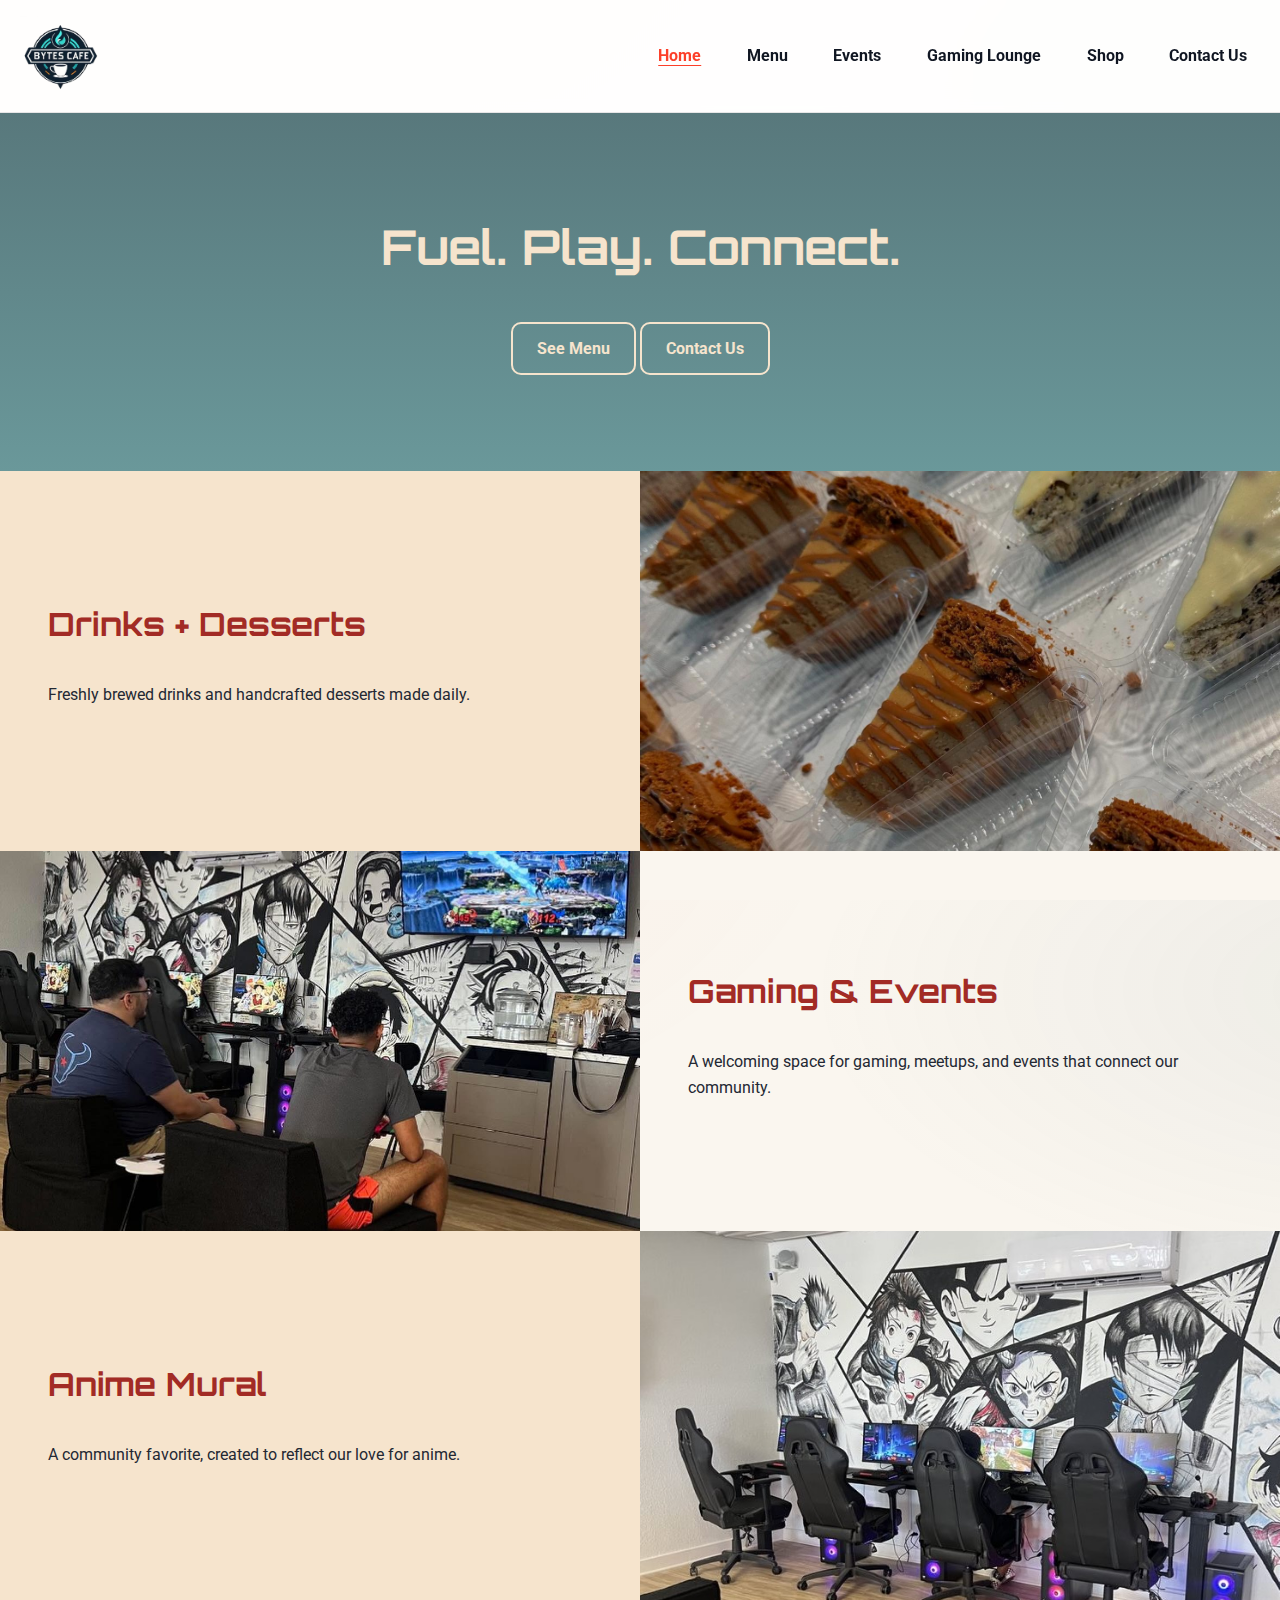
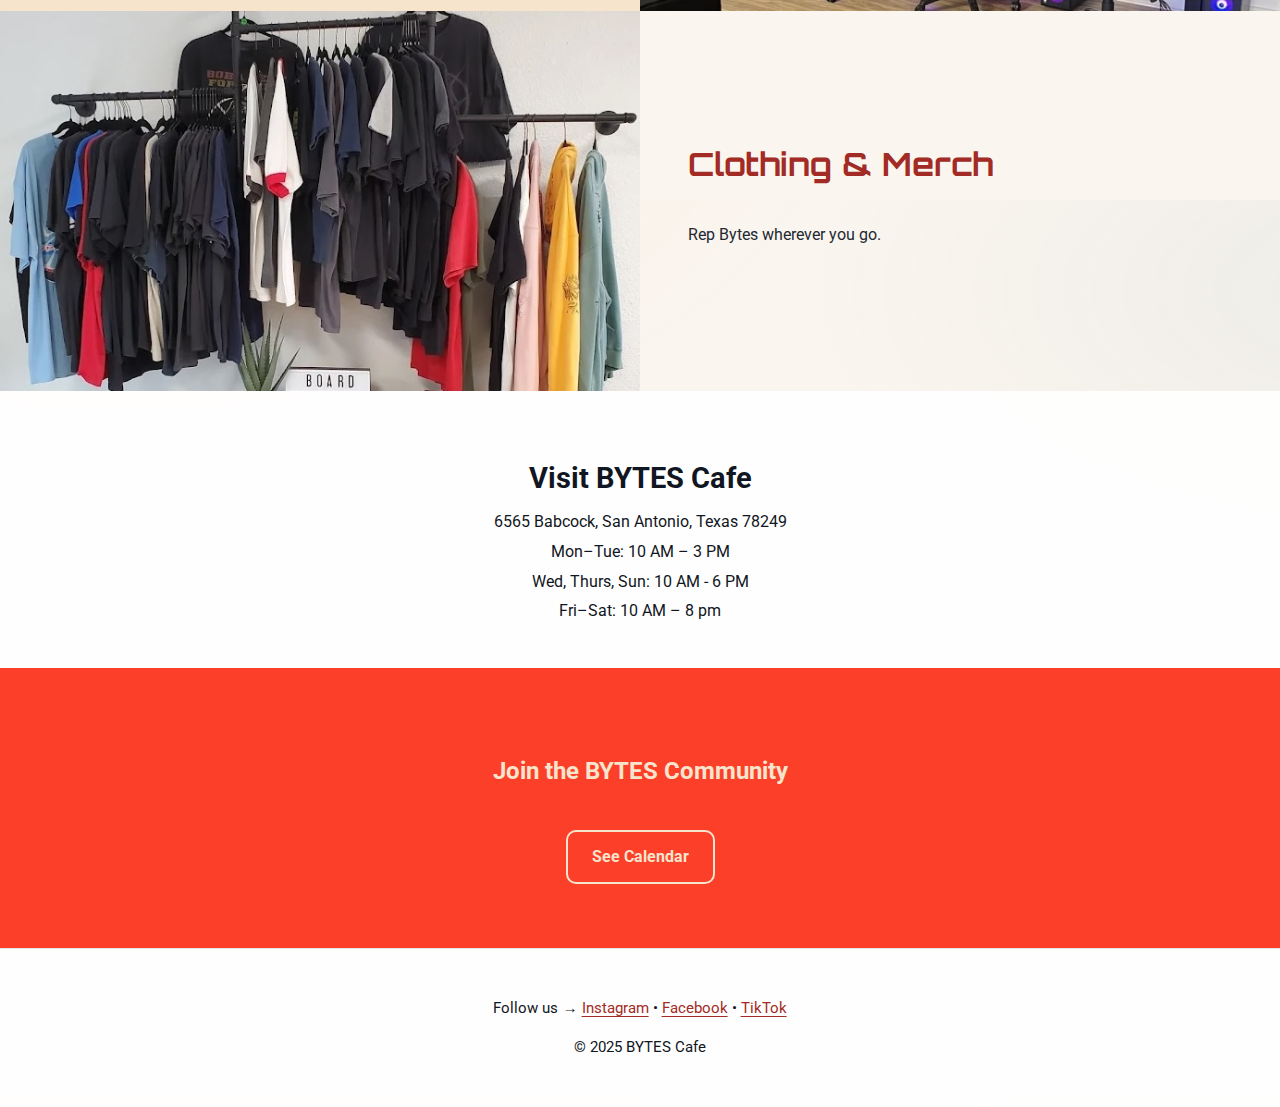
<file: index.html>
<!DOCTYPE html>
<html lang="en">
<head>
  <meta charset="UTF-8">
  <meta name="viewport" content="width=device-width, initial-scale=1.0">
  <title>Bytes Cyber Café</title>
  <link rel="stylesheet" href="style.css">
  <link href="https://fonts.googleapis.com/css2?family=Orbitron:wght@500;700&family=Roboto:wght@400;700&display=swap" rel="stylesheet">
</head>
<body>
  <!-- Navigation -->
  <header>
    <div class="logo">
       <a href="index.html">
         <img src= images/BytesLogo.png>
       </a>
    </div>
      <ul class="nav-links">
        <li><a class="active" href="index.html">Home</a></li>
        <li><a href="menu.html">Menu</a></li>
        <li><a href="events.html">Events</a></li>
        <li><a href="lounge.html">Gaming Lounge</a></li>
        <li><a href="shop.html">Shop</a></li>
        <li><a href="contact.html">Contact Us</a></li>
      </ul>
  </header>

  <!-- Hero -->
  <section class="hero">
    <h1>Fuel. Play. Connect.</h1>
    <a href="menu.html" class="btn">See Menu</a>
    <a href="contact.html" class="btn">Contact Us</a>
  </section>

  <!-- Feature Sections -->
  <section class="zine-block alt">
    <!-- If you have a local image, swap the background-image inline -->
    <div class="text">
      <h2>Drinks + Desserts</h2>
      <p>Freshly brewed drinks and handcrafted desserts made daily.</p>
    </div>
    <div class="image" style="background-image:url('images/bytesfood.jpg'), url('https://source.unsplash.com/1200x900/?coffee');"></div>
  </section>

  <section class="zine-block">
    <div class="image" style="background-image:url('images/bytesEvents.jpg'), url('https://source.unsplash.com/1200x900/?coffee');"></div>
    <div class="text">
      <h2>Gaming & Events</h2>
      <p>A welcoming space for gaming, meetups, and events that connect our community.</p>
    </div>
  </section>

  <section class="zine-block alt">
    <div class="text">
      <h2>Anime Mural</h2>
      <p>A community favorite, created to reflect our love for anime.</p>
    </div>
    <div class="image" style="background-image:url('images/bytesMural.jpg'), url('https://source.unsplash.com/1200x900/?coffee');"></div>
  </section>

  <section class="zine-block">
    <div class="image" style="background-image:url('images/bytesclothing.jpg'), url('https://source.unsplash.com/1200x900/?streetwear');"></div>
    <div class="text">
      <h2>Clothing & Merch</h2>
      <p>Rep Bytes wherever you go.</p>
    </div>
  </section>

  <!-- Visit / Location -->
  <section class="visit">
    <h2>Visit BYTES Cafe</h2>
    <p>6565 Babcock, San Antonio, Texas 78249</p>
    <p>Mon–Tue: 10 AM – 3 PM </p>
    <p>Wed, Thurs, Sun: 10 AM - 6 PM </p>
    <p>Fri–Sat: 10 AM – 8 pm</p>
  </section>

  <!-- Call to Action -->
  <section class="cta">
    <h2>Join the BYTES Community</h2>
    <a href="events.html" class="btn">See Calendar</a>
  </section>

  <!-- Footer -->
  <footer>
    <p>Follow us → 
      <a href="https://www.instagram.com/bytescafesa/">Instagram</a> • 
      <a href="https://www.facebook.com/p/Bytes-Cafe-61560497366938/">Facebook</a> • 
      <a href="https://www.tiktok.com/@bytescafe">TikTok</a>
    </p>
    <p>&copy; 2025 BYTES Cafe</p>
  </footer>
</body>
</html>
</file>
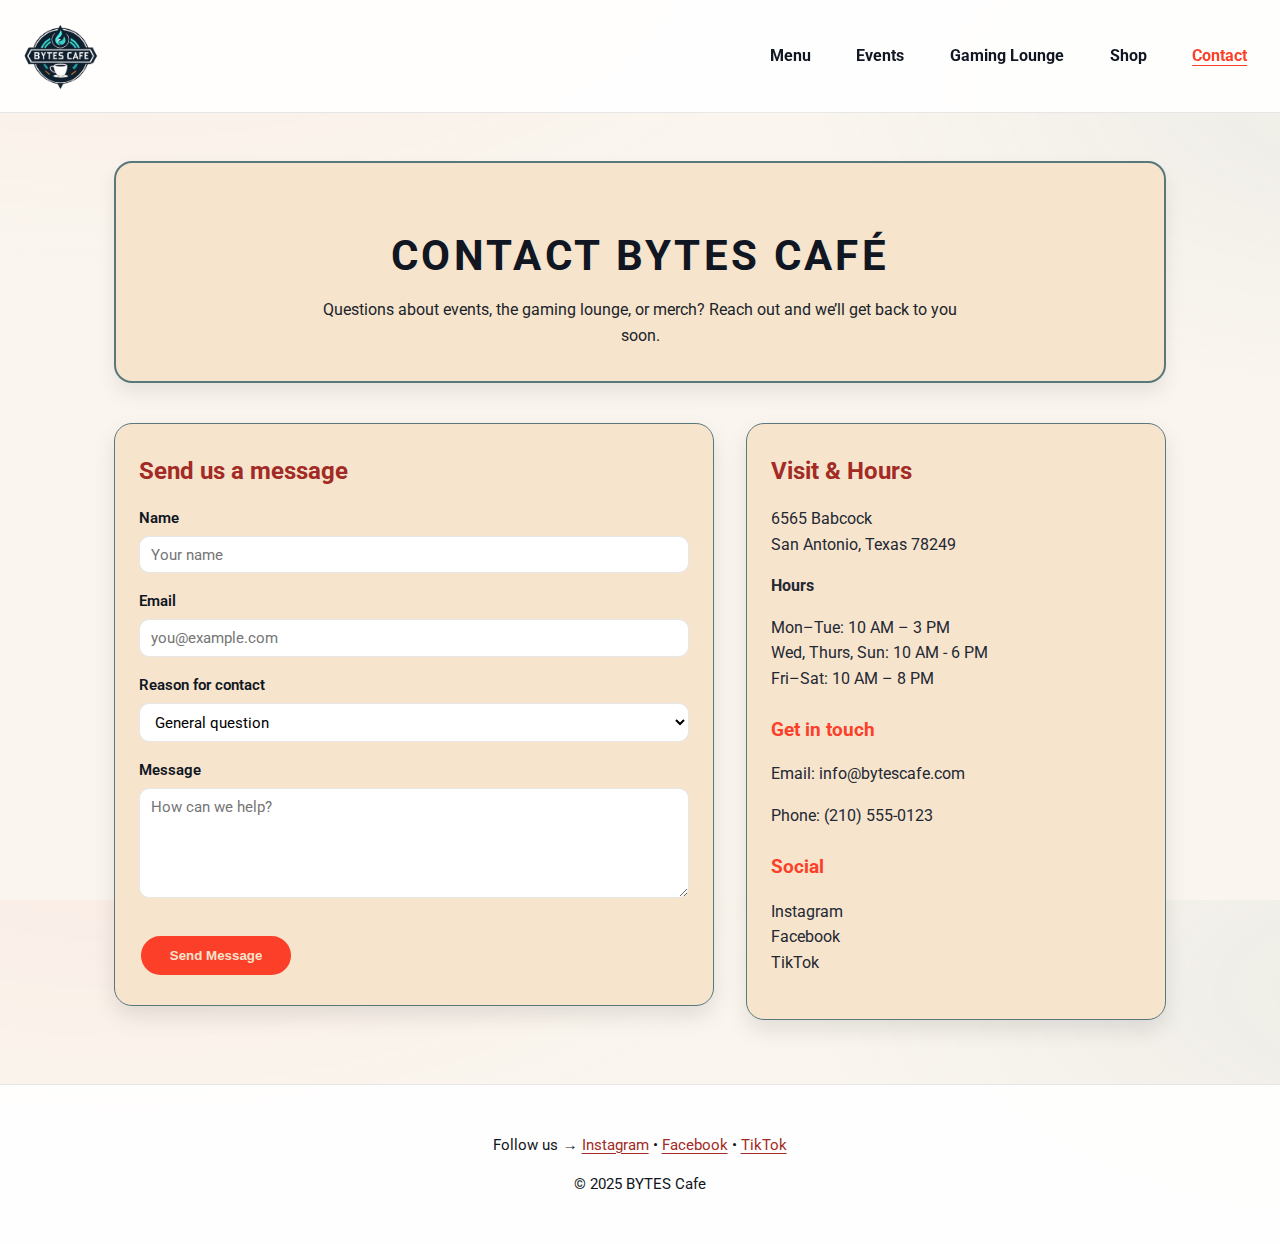
<file: contact.html>
<!DOCTYPE html>
<html lang="en">
<head>
  <meta charset="UTF-8">
  <meta name="viewport" content="width=device-width, initial-scale=1.0">
  <title>Contact Us • BYTES Cyber Café</title>
  <link rel="stylesheet" href="style.css">
  <link href="https://fonts.googleapis.com/css2?family=Orbitron:wght@500;700&family=Roboto:wght@400;700&display=swap" rel="stylesheet">
</head>
<body>
  <!-- Navigation -->
  <header>
    <div class="logo">
       <a href="index.html">
         <img src= images/BytesLogo.png>
       </a>
    </div>
    <ul class="nav-links">
      <li><a href="menu.html">Menu</a></li>
      <li><a href="events.html">Events</a></li>
      <li><a href="lounge.html">Gaming Lounge</a></li>
      <li><a href="shop.html">Shop</a></li>
      <li><a href="contact.html" class="active">Contact</a></li>
    </ul>
  </header>

  <main class="page contact-page">
    <!-- Contact Hero -->
    <section class="contact-hero">
      <h1>Contact BYTES Café</h1>
      <p>Questions about events, the gaming lounge, or merch? Reach out and we’ll get back to you soon.</p>
    </section>

    <!-- Contact Layout -->
    <section class="contact-grid">
      <!-- Contact Form -->
      <div class="contact-form">
        <h2>Send us a message</h2>
        <form action="#" method="post">
          <div class="form-row">
            <label for="name">Name</label>
            <input type="text" id="name" name="name" placeholder="Your name" required>
          </div>

          <div class="form-row">
            <label for="email">Email</label>
            <input type="email" id="email" name="email" placeholder="you@example.com" required>
          </div>

          <div class="form-row">
            <label for="reason">Reason for contact</label>
            <select id="reason" name="reason">
              <option value="general">General question</option>
              <option value="events">Events / tournaments</option>
              <option value="lounge">Gaming lounge</option>
              <option value="merch">Merch / shop</option>
              <option value="other">Other</option>
            </select>
          </div>

          <div class="form-row">
            <label for="message">Message</label>
            <textarea id="message" name="message" rows="5" placeholder="How can we help?" required></textarea>
          </div>

          <button type="submit" class="btn">Send Message</button>
          <!-- For real email handling later, you could hook this up to Formspree or similar. -->
        </form>
      </div>

      <!-- Contact Info -->
      <aside class="contact-info">
        <h2>Visit & Hours</h2>
        <p class="contact-address">
          6565 Babcock<br>
          San Antonio, Texas 78249
        </p>

        <p><strong>Hours</strong></p>
        <p class="contact-hours">
          Mon–Tue: 10 AM – 3 PM<br>
          Wed, Thurs, Sun: 10 AM - 6 PM<br>
          Fri–Sat: 10 AM – 8 PM
        </p>

        <h3>Get in touch</h3>
        <p>Email: <a href="mailto:info@bytescafe.com">info@bytescafe.com</a></p>
        <p>Phone: (210) 555-0123</p>

        <h3>Social</h3>
        <p>
          <a href="https://www.instagram.com/bytescafesa/" target="_blank">Instagram</a><br>
          <a href="https://www.facebook.com/p/Bytes-Cafe-61560497366938/" target="_blank">Facebook</a><br>
          <a href="https://www.tiktok.com/@bytescafe" target="_blank">TikTok</a>
        </p>
      </aside>
    </section>
  </main>

  <!-- Footer -->
  <footer>
    <p>Follow us → 
      <a href="https://www.instagram.com/bytescafesa/">Instagram</a> • 
      <a href="https://www.facebook.com/p/Bytes-Cafe-61560497366938/">Facebook</a> • 
      <a href="https://www.tiktok.com/@bytescafe">TikTok</a>
    </p>
    <p>&copy; 2025 BYTES Cafe</p>
  </footer>
</body>
</html>
</file>
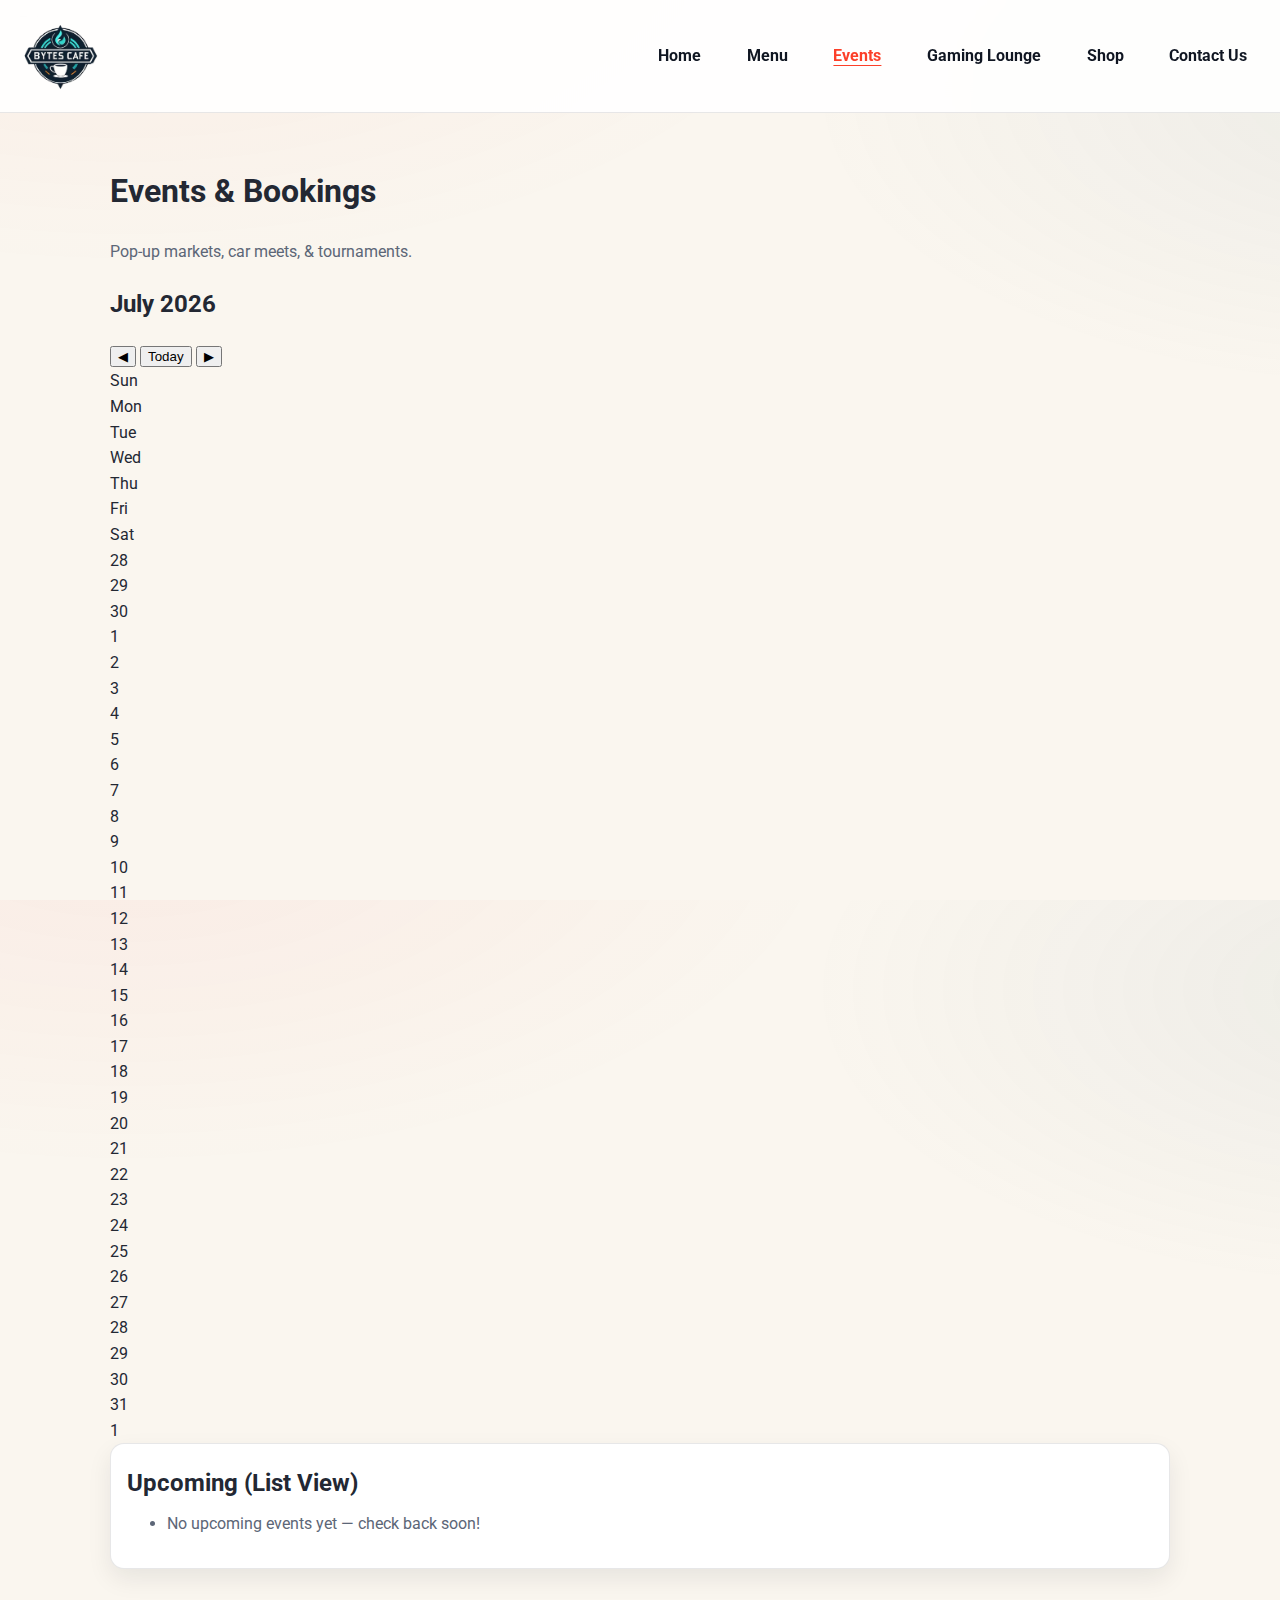
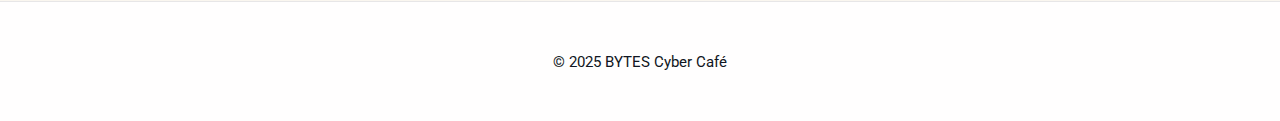
<file: events.html>
<!DOCTYPE html>
<html lang="en">
<head>
  <meta charset="UTF-8">
  <meta name="viewport" content="width=device-width, initial-scale=1.0">
  <title>Events | Bytes Cyber Café</title>
  <link rel="stylesheet" href="style.css">
  <link href="https://fonts.googleapis.com/css2?family=Orbitron:wght@500;700&family=Roboto:wght@400;700&display=swap" rel="stylesheet">
</head>
<body>
  <header>
     <div class="logo">
       <a href="index.html">
         <img src= images/BytesLogo.png>
       </a>
    </div>
    <button class="nav-toggle" aria-expanded="false" aria-controls="nav-menu">Menu ☰</button>
    <nav>
      <ul id="nav-menu" class="nav-links">
        <li><a href="index.html">Home</a></li>
        <li><a href="menu.html">Menu</a></li>
        <li><a class="active" href="events.html">Events</a></li>
        <li><a href="lounge.html">Gaming Lounge</a></li>
        <li><a href="shop.html">Shop</a></li>
        <li><a href="contact.html">Contact Us</a></li>
      </ul>
    </nav>
  </header>

  <main class="page">
    <h1>Events & Bookings</h1>
    <p class="small">Pop-up markets, car meets, & tournaments.</p>

    <!-- Dynamic Calendar -->
    <section class="calendar" aria-label="Events calendar">
      <div class="cal-head">
        <h2 id="calTitle" class="cal-title">Month YYYY</h2>
        <div class="cal-controls">
          <button id="prevBtn" class="cal-btn" aria-label="Previous month">◀</button>
          <button id="todayBtn" class="cal-btn" aria-label="Today">Today</button>
          <button id="nextBtn" class="cal-btn" aria-label="Next month">▶</button>
        </div>
      </div>
      <div class="cal-grid" role="grid" aria-labelledby="calTitle">
        <div class="cal-dow" role="columnheader">Sun</div>
        <div class="cal-dow" role="columnheader">Mon</div>
        <div class="cal-dow" role="columnheader">Tue</div>
        <div class="cal-dow" role="columnheader">Wed</div>
        <div class="cal-dow" role="columnheader">Thu</div>
        <div class="cal-dow" role="columnheader">Fri</div>
        <div class="cal-dow" role="columnheader">Sat</div>
        <!-- cells injected by JS -->
      </div>
    </section>

    <section class="card">
      <h2 style="margin:.25rem 0 0 0;">Upcoming (List View)</h2>
      <ul id="upcomingList" class="small" style="margin-top:.5rem;"></ul>
    </section>

  </main>

  <footer>
    <p>&copy; 2025 BYTES Cyber Café</p>
  </footer>

  <script>
    const navToggle = document.querySelector('.nav-toggle');
    const navMenu = document.getElementById('nav-menu');
    const mq = window.matchMedia('(max-width: 820px)');

    function syncMenuState(){
      if(mq.matches){
        navMenu.classList.add('collapsed');
        navToggle.setAttribute('aria-expanded','false');
        navToggle.textContent = 'Menu ☰';
      } else {
        navMenu.classList.remove('collapsed');
        navToggle.setAttribute('aria-expanded','true');
        navToggle.textContent = 'Menu';
      }
    }

    navToggle.addEventListener('click', ()=>{
      const isCollapsed = navMenu.classList.toggle('collapsed');
      navToggle.setAttribute('aria-expanded', (!isCollapsed).toString());
      navToggle.textContent = isCollapsed ? 'Menu ☰' : 'Close ✕';
    });

    syncMenuState();
    mq.addEventListener('change', syncMenuState);
  </script>

  <script>
    /* ---- Editable event data ---- */
    const events = [
      { 
        id:'market',  
        title:'Fall For Trinkets Market',   
        start:'2025-11-09T12:00:00', 
        end:'2025-11-09T16:00:00', 
        desc:'Free samples while they last.' 
      },
      { 
        id:'paintsip',  
        title:'Paint & Sip', 
        start:'2025-11-08T10:00:00', 
        end:'2025-11-08T20:00:00', 
        desc:'Looking for something to do thats new and fun this Saturday? Come to Bytes and bring your friends for cake decorating! Play some video games or board games and let’s hangout. Byob is allowed!!! Also, this all pairs well with some pasta salad and charcuterie ' 
      },
      { 
        id:'powerplay',    
        title:'Power Play',      
        start:'2025-11-30T12:00:00', 
        end:'2025-11-30T17:30:00', 
        desc:'An afternoon of Nostagia and a Mario Kart Tournament! Dont miss out on some fun and easy holiday shopping AND OUR STAMP RALLY! Shop with 4 or more vendors to redeem your stamp card for an awesome Goodie Bag.' 
      },
      { 
        id:'bear',  
        title:'The Bear Necessities Pop Up Market', 
        start:'2025-11-15T12:00:00', 
        end:'2025-11-15T17:00:00', 
        desc:'Come check out our bear-themed market!' 
      },
      { 
        id:'gamerxmas',  
        title:'Gamer X-Mas', 
        start:'2025-12-14T12:00:00', 
        end:'2025-12-14T17:30:00', 
        desc:'Join us for Ultimate Level Up of Joy! Gamer X-Mas will have it all! Shopping. Gaming. Food. Fun. AND SANTA!' 
      },
      { 
        id:'market',  
        title:'Cindy Lou Who Market', 
        start:'2025-12-7T12:00:00', 
        end:'2025-12-7T17:00:00', 
        desc:'Decorate ornaments, gingerbread contest, and prizes at the end! ' 
      },
      { 
        id:'bash',  
        title:'Gengar\'s Holiday Bash', 
        start:'2025-12-20T12:00:00', 
        end:'2025-12-20T18:30:00', 
        desc:'Attend Gengar\'s Holiday Bash and enjoy drink specials, goodie bags, and all the Pokemon inspired vibes!'
      },
      { 
        id:'market',  
        title:'Friendsgiving Blind Box and Trinket Market', 
        start:'2025-11-22T12:00:00', 
        end:'2025-11-22T16:00:00', 
        desc:'Join us for our Friendsgiving Blind Box + Trinket Market! Expect a day packed with Blind Box trinket shopping and swapping, amazing local vendors, yummy treats, a FREE friendship bracelet making station, and hourly giveaways (must be present  to win)!' },
    ];

    const calTitle = document.getElementById('calTitle');
    const grid = document.querySelector('.cal-grid');
    const prevBtn = document.getElementById('prevBtn');
    const nextBtn = document.getElementById('nextBtn');
    const todayBtn = document.getElementById('todayBtn');
    const upcomingList = document.getElementById('upcomingList');

    const today = new Date();
    let viewYear = today.getFullYear();
    let viewMonth = today.getMonth(); // 0..11

    const pad = n => n.toString().padStart(2,'0');
    const keyOf = d => `${d.getFullYear()}-${pad(d.getMonth()+1)}-${pad(d.getDate())}`;
    const fmtMonthYear = (y,m)=> new Date(y,m,1).toLocaleString(undefined,{month:'long', year:'numeric'});

    function daysInMonth(y,m){ return new Date(y, m+1, 0).getDate(); }

    function indexEventsByDay(){
      const map = {};
      for(const ev of events){
        const s = new Date(ev.start);
        const e = ev.end ? new Date(ev.end) : s;
        const cur = new Date(s); cur.setHours(0,0,0,0);
        const end = new Date(e); end.setHours(0,0,0,0);
        while(cur <= end){
          const k = keyOf(cur);
          (map[k] ||= []).push(ev);
          cur.setDate(cur.getDate()+1);
        }
      }
      return map;
    }

    function render(){
      calTitle.textContent = fmtMonthYear(viewYear, viewMonth);
      // preserve the DOW headers (first 7 children)
      while(grid.children.length > 7) grid.removeChild(grid.lastChild);

      const first = new Date(viewYear, viewMonth, 1);
      const startDow = first.getDay();
      const total = daysInMonth(viewYear, viewMonth);
      const byDay = indexEventsByDay();

      // previous month pad cells
      if(startDow > 0){
        const prevTotal = daysInMonth(viewYear, viewMonth-1);
        for(let i=startDow-1; i>=0; i--){
          const n = prevTotal - i;
          const cell = document.createElement('div');
          cell.className = 'cal-cell cal-cell--muted';
          cell.innerHTML = `<div class="cal-date">${n}</div>`;
          grid.appendChild(cell);
        }
      }

      // current month
      for(let d=1; d<=total; d++){
        const cell = document.createElement('div');
        cell.className = 'cal-cell';
        const date = new Date(viewYear, viewMonth, d);
        const k = keyOf(date);
        cell.innerHTML = `<div class="cal-date">${d}</div>`;
        if(byDay[k]){
          for(const ev of byDay[k]){
            const t = new Date(ev.start).toLocaleTimeString([], {hour:'numeric', minute:'2-digit'});
            const tag = document.createElement('div');
            tag.className = 'cal-event';
            tag.textContent = `${t} • ${ev.title}`;
            tag.title = ev.desc || ev.title;
            cell.appendChild(tag);
          }
        }
        grid.appendChild(cell);
      }

      // trailing cells to complete row
      const cellsAfterHeaders = grid.children.length - 7;
      const remainder = cellsAfterHeaders % 7;
      if(remainder){
        for(let i=1;i<=7-remainder;i++){
          const cell = document.createElement('div');
          cell.className = 'cal-cell cal-cell--muted';
          cell.innerHTML = `<div class="cal-date">${i}</div>`;
          grid.appendChild(cell);
        }
      }

      // upcoming list from "today"
      const nowStart = new Date(today.getFullYear(), today.getMonth(), today.getDate());
      const upcoming = events
        .map(e => ({...e, startDate: new Date(e.start)}))
        .filter(e => e.startDate >= nowStart)
        .sort((a,b)=> a.startDate - b.startDate)
        .slice(0, 8);

      upcomingList.innerHTML = upcoming.length
        ? upcoming.map(e => `<li><strong>${e.title}</strong> — ${e.startDate.toLocaleString()} <span class="small">• ${e.desc || ''}</span></li>`).join('')
        : '<li>No upcoming events yet — check back soon!</li>';
    }

    prevBtn.addEventListener('click', ()=>{ viewMonth--; if(viewMonth<0){viewMonth=11; viewYear--; } render(); });
    nextBtn.addEventListener('click', ()=>{ viewMonth++; if(viewMonth>11){viewMonth=0; viewYear++; } render(); });
    todayBtn.addEventListener('click', ()=>{ viewYear=today.getFullYear(); viewMonth=today.getMonth(); render(); });

    render();
  </script>
</body>
</html>
</file>
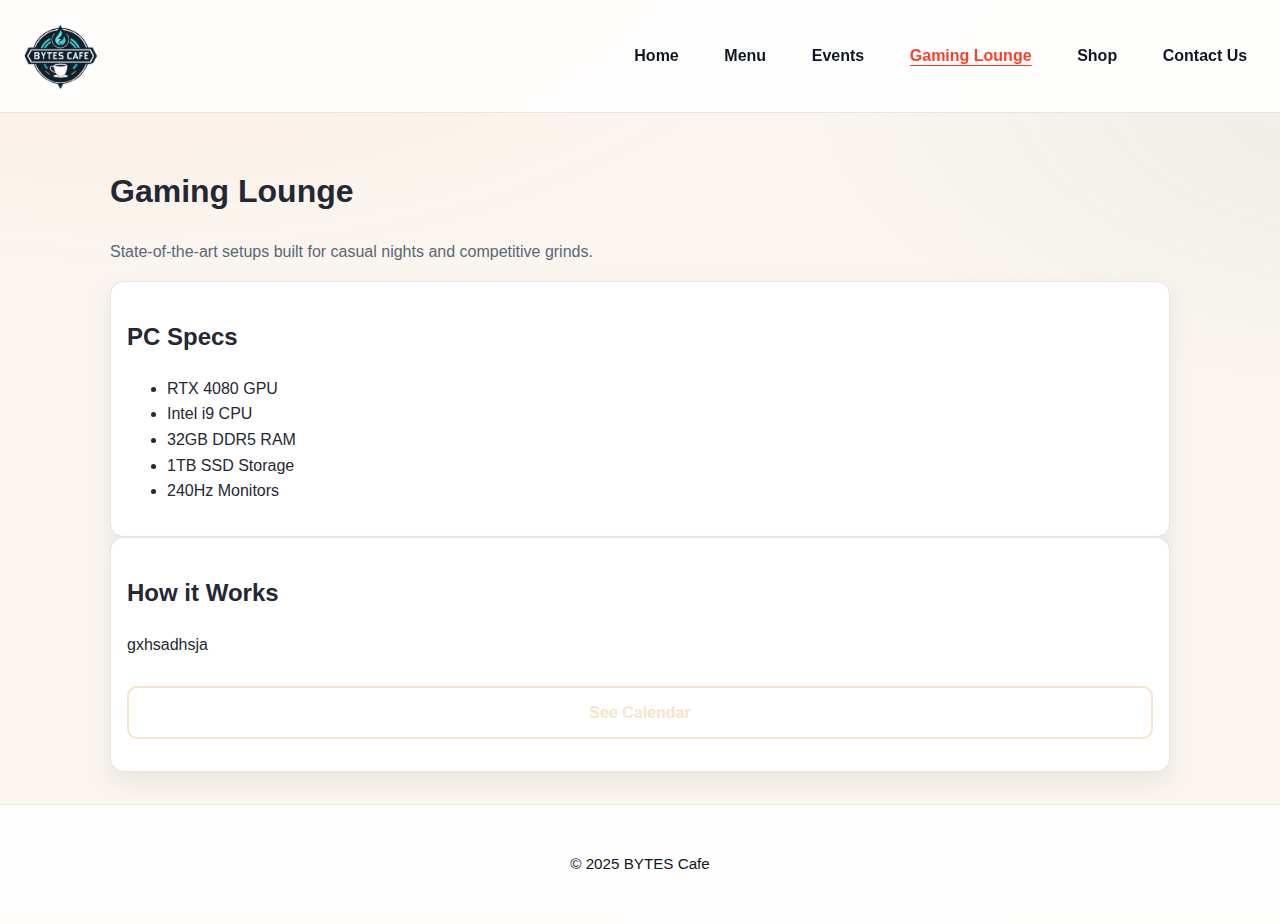
<file: lounge.html>
<!DOCTYPE html>
<html lang="en">
<head>
  <meta charset="UTF-8">
  <meta name="viewport" content="width=device-width, initial-scale=1.0">
  <title>Gaming Lounge | BYTES Cyber Café</title>
  <link rel="stylesheet" href="style.css">
</head>
<body>
  <header>
     <div class="logo">
      <img src= images/BytesLogo.png>
    </div>
    <nav>
      <ul class="nav-links">
        <li><a href="index.html">Home</a></li>
        <li><a href="menu.html">Menu</a></li>
        <li><a href="events.html">Events</a></li>
        <li><a class="active" href="lounge.html">Gaming Lounge</a></li>
        <li><a href="shop.html">Shop</a></li>
        <li><a href="contact.html">Contact Us</a></li>
      </ul>
    </nav>
  </header>

  <main class="page">
    <h1>Gaming Lounge</h1>
    <p class="small">State-of-the-art setups built for casual nights and competitive grinds.</p>

    <section class="card">
      <h2>PC Specs</h2>
      <ul>
        <li>RTX 4080 GPU</li>
        <li>Intel i9 CPU</li>
        <li>32GB DDR5 RAM</li>
        <li>1TB SSD Storage</li>
        <li>240Hz Monitors</li>
      </ul>
    </section>

    <section class="card">
      <h2>How it Works</h2>
      <p>gxhsadhsja</p>
      <p><a class="btn" href="events.html">See Calendar</a></p>
    </section>
  </main>

  <footer>
    <p>&copy; 2025 BYTES Cafe</p>
  </footer>
</body>
</html>
</file>
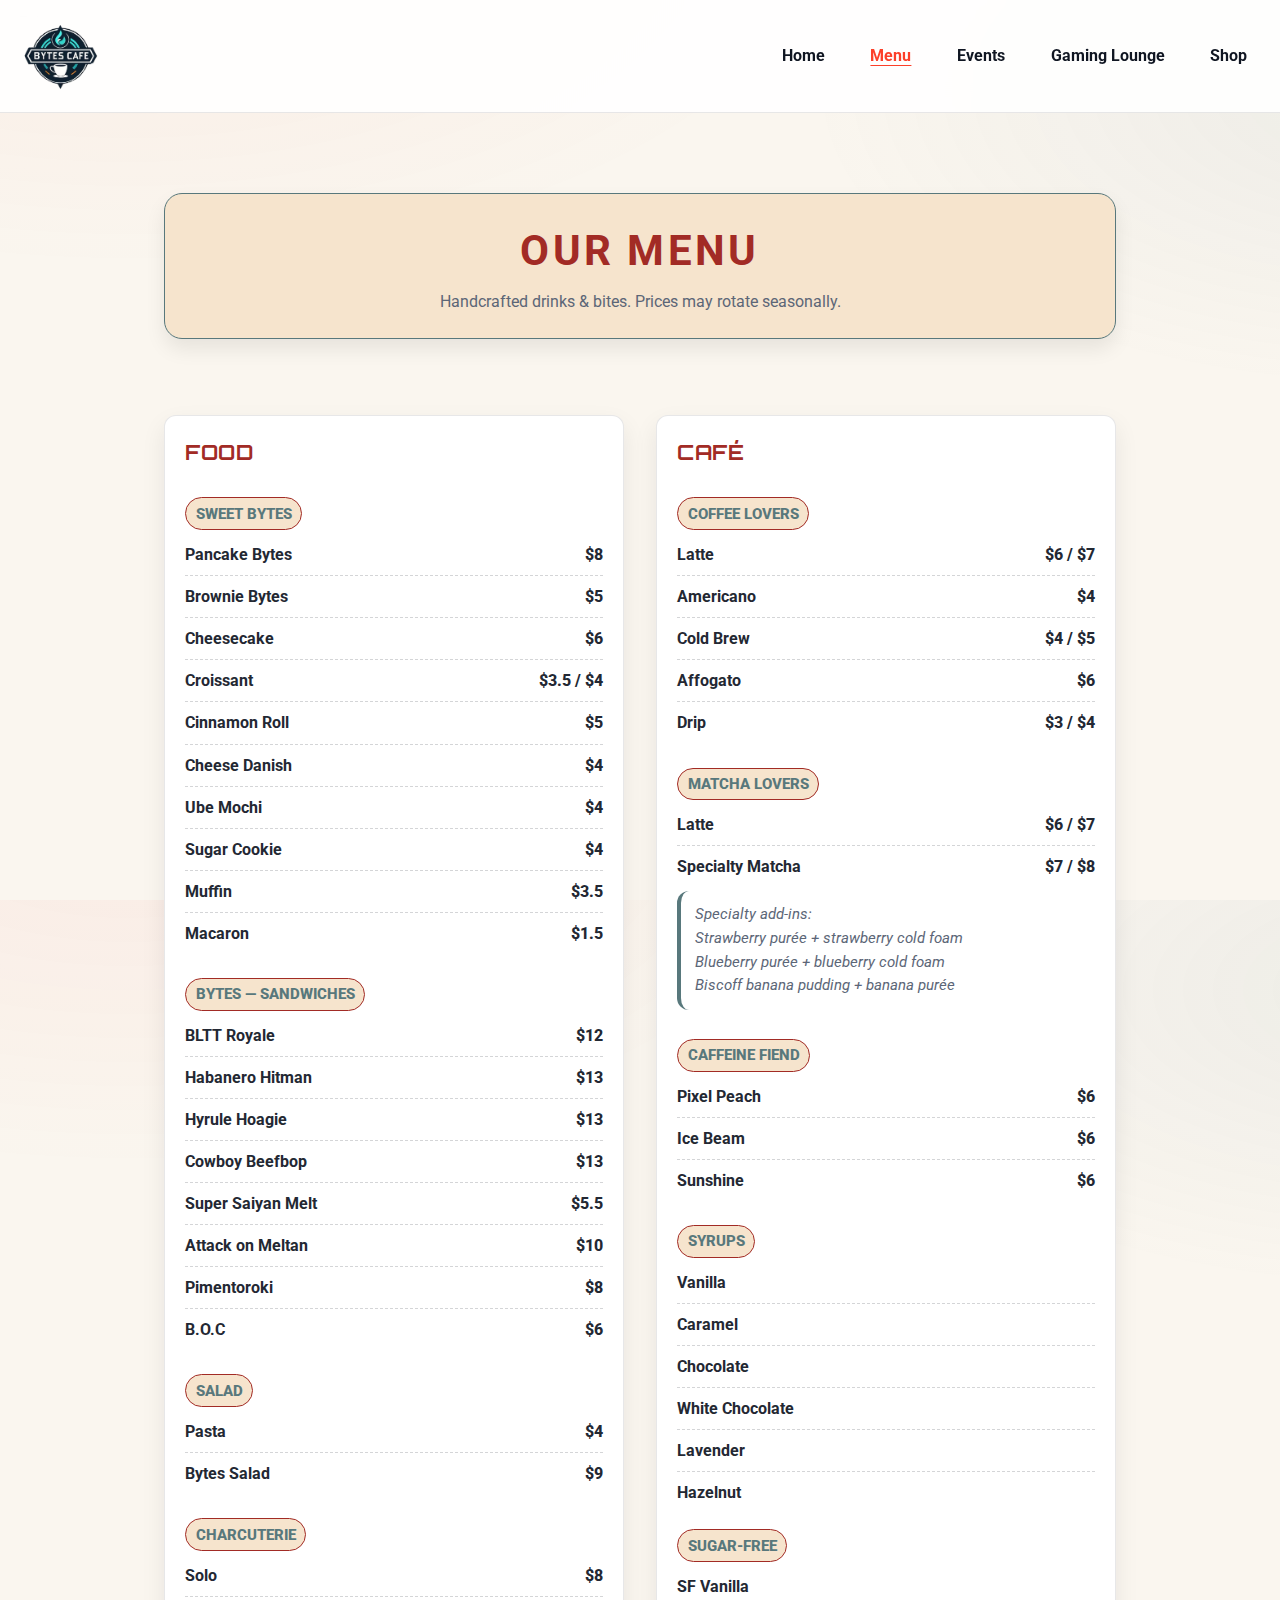
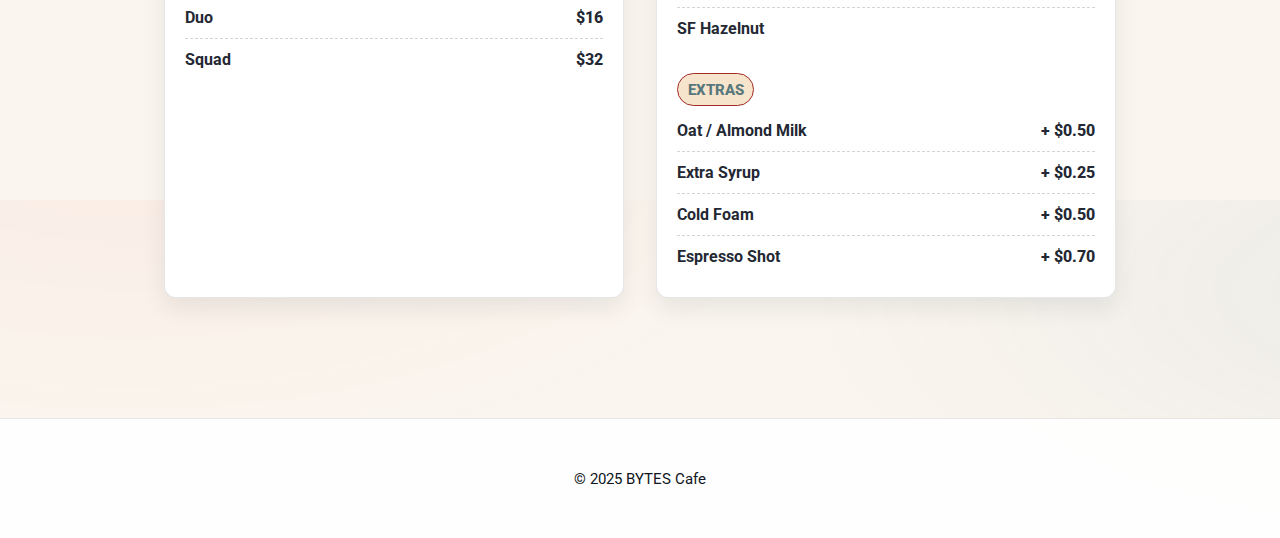
<file: menu.html>
<!DOCTYPE html>
<html lang="en">
<head>
  <meta charset="UTF-8" />
  <meta name="viewport" content="width=device-width, initial-scale=1.0"/>
  <title>Menu | BYTES Cyber Café</title>
  <link rel="stylesheet" href="style.css"/>
  <link href="https://fonts.googleapis.com/css2?family=Orbitron:wght@500;700&family=Roboto:wght@400;700&display=swap" rel="stylesheet">
</head>
<body>
  <header>
     <div class="logo">
      <img src= images/BytesLogo.png>
    </div>
    <nav>
      <ul class="nav-links">
        <li><a href="index.html">Home</a></li>
        <li><a class="active" href="menu.html">Menu</a></li>
        <li><a href="events.html">Events</a></li>
        <li><a href="lounge.html">Gaming Lounge</a></li>
        <li><a href="shop.html">Shop</a></li>
      </ul>
    </nav>
  </header>

  <main class="page">
    <section class="mnu">
      <div class="mnu__hero">
        <h1>Our Menu</h1>
        <p class="lead">Handcrafted drinks & bites. Prices may rotate seasonally.</p>
      </div>

      <!-- ===== Food ===== -->
      <section class="mnu__cat" aria-labelledby="food-title">
        <h2 id="food-title">Food</h2>

        <!-- Sweet Bytes -->
        <div class="mnu__subhead">Sweet Bytes</div>
        <ul class="mnu__list">
          <li class="mnu__row"><span class="mnu__name">Pancake Bytes</span><span class="mnu__dots"></span><span class="mnu__price">$8</span></li>
          <li class="mnu__row"><span class="mnu__name">Brownie Bytes</span><span class="mnu__dots"></span><span class="mnu__price">$5</span></li>
          <li class="mnu__row"><span class="mnu__name">Cheesecake</span><span class="mnu__dots"></span><span class="mnu__price">$6</span></li>
          <li class="mnu__row"><span class="mnu__name">Croissant</span><span class="mnu__dots"></span><span class="mnu__price">$3.5 / $4</span></li>
          <li class="mnu__row"><span class="mnu__name">Cinnamon Roll</span><span class="mnu__dots"></span><span class="mnu__price">$5</span></li>
          <li class="mnu__row"><span class="mnu__name">Cheese Danish</span><span class="mnu__dots"></span><span class="mnu__price">$4</span></li>
          <li class="mnu__row"><span class="mnu__name">Ube Mochi</span><span class="mnu__dots"></span><span class="mnu__price">$4</span></li>
          <li class="mnu__row"><span class="mnu__name">Sugar Cookie</span><span class="mnu__dots"></span><span class="mnu__price">$4</span></li>
          <li class="mnu__row"><span class="mnu__name">Muffin</span><span class="mnu__dots"></span><span class="mnu__price">$3.5</span></li>
          <li class="mnu__row"><span class="mnu__name">Macaron</span><span class="mnu__dots"></span><span class="mnu__price">$1.5</span></li>
        </ul>

        <div class="mnu__space"></div>

        <!-- Bytes – Sandwiches -->
        <div class="mnu__subhead">Bytes — Sandwiches</div>
        <ul class="mnu__list">
          <li class="mnu__row"><span class="mnu__name">BLTT Royale</span><span class="mnu__dots"></span><span class="mnu__price">$12</span></li>
          <li class="mnu__row"><span class="mnu__name">Habanero Hitman</span><span class="mnu__dots"></span><span class="mnu__price">$13</span></li>
          <li class="mnu__row"><span class="mnu__name">Hyrule Hoagie</span><span class="mnu__dots"></span><span class="mnu__price">$13</span></li>
          <li class="mnu__row"><span class="mnu__name">Cowboy Beefbop</span><span class="mnu__dots"></span><span class="mnu__price">$13</span></li>
          <li class="mnu__row"><span class="mnu__name">Super Saiyan Melt</span><span class="mnu__dots"></span><span class="mnu__price">$5.5</span></li>
          <li class="mnu__row"><span class="mnu__name">Attack on Meltan</span><span class="mnu__dots"></span><span class="mnu__price">$10</span></li>
          <li class="mnu__row"><span class="mnu__name">Pimentoroki</span><span class="mnu__dots"></span><span class="mnu__price">$8</span></li>
          <li class="mnu__row"><span class="mnu__name">B.O.C</span><span class="mnu__dots"></span><span class="mnu__price">$6</span></li>
        </ul>

        <div class="mnu__space"></div>

        <!-- Salad -->
        <div class="mnu__subhead">Salad</div>
        <ul class="mnu__list">
          <li class="mnu__row"><span class="mnu__name">Pasta</span><span class="mnu__dots"></span><span class="mnu__price">$4</span></li>
          <li class="mnu__row"><span class="mnu__name">Bytes Salad</span><span class="mnu__dots"></span><span class="mnu__price">$9</span></li>
        </ul>

        <div class="mnu__space"></div>

        <!-- Charcuterie -->
        <div class="mnu__subhead">Charcuterie</div>
        <ul class="mnu__list">
          <li class="mnu__row"><span class="mnu__name">Solo</span><span class="mnu__dots"></span><span class="mnu__price">$8</span></li>
          <li class="mnu__row"><span class="mnu__name">Duo</span><span class="mnu__dots"></span><span class="mnu__price">$16</span></li>
          <li class="mnu__row"><span class="mnu__name">Squad</span><span class="mnu__dots"></span><span class="mnu__price">$32</span></li>
        </ul>
      </section>

      <!-- ===== Café ===== -->
      <section class="mnu__cat" aria-labelledby="cafe-title">
        <h2 id="cafe-title">Café</h2>

        <!-- Coffee Lovers -->
        <div class="mnu__subhead">Coffee Lovers</div>
        <ul class="mnu__list">
          <li class="mnu__row"><span class="mnu__name">Latte</span><span class="mnu__dots"></span><span class="mnu__price">$6 / $7</span></li>
          <li class="mnu__row"><span class="mnu__name">Americano</span><span class="mnu__dots"></span><span class="mnu__price">$4</span></li>
          <li class="mnu__row"><span class="mnu__name">Cold Brew</span><span class="mnu__dots"></span><span class="mnu__price">$4 / $5</span></li>
          <li class="mnu__row"><span class="mnu__name">Affogato</span><span class="mnu__dots"></span><span class="mnu__price">$6</span></li>
          <li class="mnu__row"><span class="mnu__name">Drip</span><span class="mnu__dots"></span><span class="mnu__price">$3 / $4</span></li>
        </ul>

        <div class="mnu__space"></div>

        <!-- Matcha Lovers -->
        <div class="mnu__subhead">Matcha Lovers</div>
        <ul class="mnu__list">
          <li class="mnu__row"><span class="mnu__name">Latte</span><span class="mnu__dots"></span><span class="mnu__price">$6 / $7</span></li>
          <li class="mnu__row"><span class="mnu__name">Specialty Matcha</span><span class="mnu__dots"></span><span class="mnu__price">$7 / $8</span></li>
        </ul>
        <div class="mnu__notes">
          Specialty add-ins: <br/>
          Strawberry purée + strawberry cold foam <br/>
          Blueberry purée + blueberry cold foam <br/>
          Biscoff banana pudding + banana purée
        </div>

        <div class="mnu__space"></div>

        <!-- Caffeine Fiend -->
        <div class="mnu__subhead">Caffeine Fiend</div>
        <ul class="mnu__list">
          <li class="mnu__row"><span class="mnu__name">Pixel Peach</span><span class="mnu__dots"></span><span class="mnu__price">$6</span></li>
          <li class="mnu__row"><span class="mnu__name">Ice Beam</span><span class="mnu__dots"></span><span class="mnu__price">$6</span></li>
          <li class="mnu__row"><span class="mnu__name">Sunshine</span><span class="mnu__dots"></span><span class="mnu__price">$6</span></li>
        </ul>

        <div class="mnu__space"></div>

        <!-- Syrups -->
        <div class="mnu__subhead">Syrups</div>
        <ul class="mnu__list">
          <li class="mnu__row"><span class="mnu__name">Vanilla</span></li>
          <li class="mnu__row"><span class="mnu__name">Caramel</span></li>
          <li class="mnu__row"><span class="mnu__name">Chocolate</span></li>
          <li class="mnu__row"><span class="mnu__name">White Chocolate</span></li>
          <li class="mnu__row"><span class="mnu__name">Lavender</span></li>
          <li class="mnu__row"><span class="mnu__name">Hazelnut</span></li>
        </ul>

        <div class="mnu__subhead">Sugar-Free</div>
        <ul class="mnu__list">
          <li class="mnu__row"><span class="mnu__name">SF Vanilla</span></li>
          <li class="mnu__row"><span class="mnu__name">SF Hazelnut</span></li>
        </ul>

        <div class="mnu__space"></div>

        <!-- Extras -->
        <div class="mnu__subhead">Extras</div>
        <ul class="mnu__list">
          <li class="mnu__row"><span class="mnu__name">Oat / Almond Milk</span><span class="mnu__dots"></span><span class="mnu__price">+ $0.50</span></li>
          <li class="mnu__row"><span class="mnu__name">Extra Syrup</span><span class="mnu__dots"></span><span class="mnu__price">+ $0.25</span></li>
          <li class="mnu__row"><span class="mnu__name">Cold Foam</span><span class="mnu__dots"></span><span class="mnu__price">+ $0.50</span></li>
          <li class="mnu__row"><span class="mnu__name">Espresso Shot</span><span class="mnu__dots"></span><span class="mnu__price">+ $0.70</span></li>
        </ul>
      </section>
    </section>
  </main>

  <footer>
    <p>&copy; 2025 BYTES Cafe</p>
  </footer>
</body>
</html>
</file>
<file: style.css>
/* ========== BRAND TOKENS ========== */
:root {
  --rich-black: #101622;
  --myrtle: #58787C;
  --champagne: #F6E4CD;
  --scarlet: #FC3F29;
  --auburn: #A22B25;

  /* light UI surfaces */
  --bg: #FAF6EF;          /* warm paper background */
  --paper: #FFFFFF;       /* card surface */
  --ink: #232833;         /* text */
  --ink-muted: #5c6677;   /* secondary text */
  --stroke: rgba(16,22,34,.10);
  --shadow: 0 10px 24px rgba(16,22,34,.08);

  --radius: 14px;
}

/* ========== BASE ========== */
* { box-sizing: border-box; }
html, body { height: 100%; }
body {
  margin: 0;
  font-family: 'Roboto', sans-serif;
  background:
    radial-gradient(1200px 600px at 10% -10%, rgba(252,63,41,.06), transparent 60%),
    radial-gradient(1000px 500px at 110% 10%, rgba(88,120,124,.08), transparent 60%),
    var(--bg);
  color: var(--ink);
  line-height: 1.6;
}
img { max-width: 100%; display: block; }
a { color: inherit; text-decoration: none; }

/* simple layout helpers */
.container { max-width: 1100px; margin: 0 auto; padding: 1.25rem; }
.page { max-width: 1100px; margin: 0 auto; padding: 2rem 1.25rem; }
.grid { display: grid; gap: 1rem; }
.card {
  background: var(--paper);
  border: 1px solid var(--stroke);
  border-radius: var(--radius);
  box-shadow: var(--shadow);
  padding: 1rem;
}
.small { color: var(--ink-muted); }

/* ========== NAVIGATION ========== */

header {
  background: rgba(255,255,255,.9);
  color: var(--rich-black);
  display: flex;
  justify-content: space-between;
  align-items: center;
  padding: 1rem 1.25rem;
  position: sticky;
  top: 0;
  z-index: 1000;
  border-bottom: 1px solid var(--stroke);
  backdrop-filter: blur(6px);
}
.nav-toggle {
  display: none;
  background: none;
  border: 2px solid var(--rich-black);
  border-radius: 10px;
  padding: .45rem .55rem;
  font-weight: 700;
  cursor: pointer;
}
.nav-toggle:focus-visible { outline: 3px solid var(--scarlet); }
.logo img {
  height: 80px;     /* try 30px / 35px / 40px and see what you like */
  width: auto;      /* keeps aspect ratio */
  display: block;   /* removes tiny inline gap */
}

.logo {
  font-family: 'Orbitron', sans-serif;
  font-size: 1.5rem;
  letter-spacing: 2px;
  color: var(--auburn);
}
.nav-links {
  list-style: none;
  display: flex;
  gap: 1.25rem;
  align-items: center;
  padding: 0;
  margin: 0;
}
.nav-links.collapsed { display: none; }
.nav-links a {
  color: var(--rich-black);
  font-weight: 700;
  transition: background .2s, color .2s;
  padding: .55rem .8rem;
  border-radius: 10px;
}
.nav-links a:hover { background: rgba(16,22,34,.06); }
.nav-links a.active {
  color: var(--scarlet);
  text-decoration: underline;
  text-underline-offset: 4px;
}
@media (max-width: 820px){
  header { flex-wrap: wrap; gap: .75rem; }
  nav { width: 100%; }
  .nav-toggle { display: inline-flex; align-items: center; gap: .5rem; margin-left: auto; }
  .nav-links { flex-direction: column; align-items: flex-start; width: 100%; padding-top: .75rem; }
  .nav-links li { width: 100%; }
  .nav-links a { display: block; width: 100%; }
  .nav-links.collapsed { display: none; }
}

/* ========== HERO ========== */
.hero {
  text-align: center;
  padding: 6rem 1.5rem;
  background: linear-gradient(180deg, var(--myrtle), #6a989a);
  color: var(--champagne);
}
.hero h1 {
  font-family: 'Orbitron', sans-serif;
  font-size: 3rem;
  margin: 0 0 1rem 0;
}
.btn {
  display: inline-block;
  margin-top: 1.25rem;
  padding: 0.75rem 1.5rem;
  border: 2px solid var(--champagne);
  color: var(--champagne);
  background: transparent;
  border-radius: 10px;
  font-weight: bold;
  transition: .25s;
}
.btn:hover {
  background: var(--scarlet);
  border-color: var(--scarlet);
  color: var(--champagne);
}
.btn.secondary {
  border-color: var(--rich-black);
  color: var(--rich-black);
  background: #fff;
}
.btn.secondary:hover {
  background: var(--auburn);
  color: var(--champagne);
  border-color: var(--auburn);
}
@media (max-width: 600px){
  .hero { padding: 4rem 1rem; }
  .hero h1 { font-size: clamp(2rem, 8vw, 2.6rem); }
  .page { padding: 1.5rem 1rem; }
  .card { padding: 0.9rem; }
}

/* ========== ZINE BLOCKS ========== */
.zine-block {
  display: grid;
  grid-template-columns: 1fr 1fr;
  align-items: stretch;
  min-height: 380px;
}
.zine-block .text { padding: 3rem; display: flex; flex-direction: column; justify-content: center; }
.zine-block h2 {
  font-family: 'Orbitron', sans-serif;
  font-size: 2rem;
  color: var(--auburn);
  margin: 0 0 1rem 0;
}
.zine-block .image {
  background-size: cover;
  background-position: center;
  min-height: 280px;
}
.zine-block.alt { background: var(--champagne); }
@media (max-width: 900px){
  .zine-block { grid-template-columns: 1fr; }
}

/* image helpers (fallbacks) */
.img1 { background-image: url('https://source.unsplash.com/1200x900/?coffee'); }
.img2 { background-image: url('https://source.unsplash.com/1200x900/?gaming-pc'); }
.img3 { background-image: url('https://source.unsplash.com/1200x900/?anime-art'); }
.img4 { background-image: url('https://source.unsplash.com/1200x900/?streetwear'); }

.visit {
  text-align: center;
  padding: 2.5rem 1.5rem;
  background: rgba(255, 255, 255, 0.9);
  color: var(--rich-black);
}

.visit h2 {
  font-size: 1.8rem;
  margin-bottom: 0.5rem;
}

.visit p {
  margin: 0.25rem 0;
  font-size: 1rem;
}

/* ========== CTA ========== */
.cta {
  text-align: center;
  padding: 4rem 1.5rem;
  background: var(--scarlet);
  color: var(--champagne);
}

/* ========== MENU ========== */

.mnu {
  max-width: 1100px;
  margin: 0 auto;
  padding: 3rem 1.5rem 4rem;
}

/* Hero heading */

.mnu__hero {
  text-align: center;
  margin-bottom: 2.5rem;
  padding: 1.5rem 1.25rem;
  border-radius: 18px;
  background: var(--champagne);            /* soft background */
  border: 1px solid var(--myrtle);         /* green border */
  box-shadow: 0 10px 20px rgba(0, 0, 0, 0.08);
}

.mnu__hero h1 {
  font-size: clamp(2rem, 4vw, 2.6rem);
  margin-bottom: 0.4rem;
  letter-spacing: 0.08em;
  text-transform: uppercase;
  color: var(--auburn);
}

.mnu__hero .lead {
  margin: 0;
  color: rgba(0, 0, 0, 0.75);
}

/* Layout for FOOD vs CAFE columns */

.mnu__cat {
  background: var(--paper, #f7f3ea);       /* fallback if --paper not set */
  border-radius: 18px;
  padding: 1.75rem 1.5rem 2rem;
  border: 1px solid var(--stroke);
  box-shadow: 0 10px 22px rgba(0, 0, 0, 0.06);
  margin-bottom: 2rem;
}

.mnu__cat h2 {
  margin-top: 0;
  margin-bottom: 0.75rem;
  font-size: 1.8rem;
  color: var(--auburn);
  text-transform: uppercase;
  letter-spacing: 0.08em;
}

/* Subhead sections (Sweet Bytes, Coffee Lovers, etc.) */

.mnu__subhead {
  margin-top: 1.5rem;
  margin-bottom: 0.4rem;
  font-size: 1.05rem;
  font-weight: 700;
  text-transform: uppercase;
  display: inline-block;
  padding: 0.2rem 0.6rem;
  border-radius: 999px;
  background: var(--champagne);  /* light background */
  color: var(--auburn);          /* dark text */
  border: 1px solid var(--auburn);
}


/* Lists + item rows */

.mnu__list {
  list-style: none;
  margin: 0.35rem 0 0;
  padding: 0;
}

.mnu__row {
  display: flex;
  align-items: baseline;
  gap: 0.75rem;
  padding: 0.45rem 0;
}

.mnu__name {
  font-weight: 600;
  font-size: 0.98rem;
}

.mnu__dots {
  flex: 1 1 auto;
  border-bottom: 2px dotted rgba(16, 22, 34, 0.25);
  transform: translateY(-3px);
}

.mnu__price {
  flex: 0 0 auto;
  font-weight: 800;
  font-size: 0.98rem;
}

/* space between sections */

.mnu__space {
  height: 1.25rem;
}

/* notes block (for specialty add-ins) */

.mnu__notes {
  margin-top: 0.5rem;
  font-size: 0.9rem;
  font-style: italic;
  color: rgba(0, 0, 0, 0.7);
  padding: 0.75rem 0.9rem;
  border-radius: 12px;
  background: #fff;
  border-left: 4px solid var(--myrtle);
}

/* Two-column layout on larger screens: Food | Café */

@media (min-width: 900px) {
  .mnu {
    display: grid;
    grid-template-columns: 1.2fr 1.2fr;
    grid-template-rows: auto 1fr;
    gap: 2rem;
  }

  .mnu__hero {
    grid-column: 1 / -1;    /* hero spans both columns */
  }

  /* first .mnu__cat = Food, second = Café */
  .mnu__cat:nth-of-type(1) {
    grid-column: 1;
  }

  .mnu__cat:nth-of-type(2) {
    grid-column: 2;
  }
}

/* Stack nicely on mobile */

@media (max-width: 899px) {
  .mnu {
    display: block;
  }
}


/* ========== CARDS / GRIDS used by shop/events ========== */
.grid.cards { grid-template-columns: repeat(auto-fit, minmax(230px, 1fr)); }
.card span.price { font-weight: 800; }
.card-images {
  display: flex;          /* side-by-side instead of stacked */
  gap: 0.5rem;            /* space between front & back */
  justify-content: center;
}
.card .btn { width: 100%; text-align: center; margin-top: .75rem; }

.card-images img {
  width: 50%;             /* each image takes half the card */
  height: auto;
  object-fit: cover;      /* keeps them looking neat if sizes differ */
}


/* ======== CALENDAR ======== */
@media (max-width: 768px) {

  .calendar {
    margin: 1rem .5rem;
    max-width: 100%;
    border-width: 1px;
    border-radius: 10px;
  }

  .cal-head {
    padding: 0.75rem 0.75rem;
    flex-direction: column;       /* stack title and buttons */
    align-items: flex-start;
    gap: 0.5rem;
  }

  .cal-title {
    font-size: 1.1rem;
  }

  .cal-controls {
    width: 100%;
    justify-content: flex-start;
    gap: 0.4rem;
  }

  .cal-btn {
    padding: 0.3rem 0.6rem;
    font-size: 0.8rem;
  }

  .cal-grid {
    padding: 0.75rem 0.25rem;
    gap: 0.25rem;
  }

  .cal-cell {
    min-height: 70px;            /* smaller cells on phones */
    padding: 0.25rem;
  }

  .cal-date {
    font-size: 0.8rem;
  }

  .cal-event {
    font-size: 0.7rem;
    padding: 0.15rem 0.3rem;
    border-radius: 6px;
  }
}


/* ========== FOOTER ========== */
footer {
  background: rgba(255,255,255,.9);
  color: var(--rich-black);
  text-align: center;
  padding: 2rem 1.25rem;
  font-size: 0.95rem;
  border-top: 1px solid var(--stroke);
}
footer a { color: var(--auburn); text-decoration: underline; text-underline-offset: 3px; }

/* ===== MENU — Minimal Bistro Layout ===== */
.mnu { max-width: 1000px; margin: 0 auto; }
.mnu__hero { text-align:center; margin-bottom: 1.75rem; }
.mnu__hero h1 { margin: 0 0 .25rem 0; }
.mnu__hero .lead { color: var(--ink-muted); }

.mnu__cat {
  background: var(--paper);
  border: 1px solid var(--stroke);
  border-radius: 12px;
  box-shadow: var(--shadow);
  padding: 1.25rem;
  margin: 1rem 0 1.5rem 0;
}

.mnu__cat h2 {
  margin: 0 0 .75rem 0;
  font-family: 'Orbitron', sans-serif;
  letter-spacing: .5px;
  color: var(--auburn);
  font-size: 1.3rem;
}

.mnu__hint { margin: -.25rem 0 1rem 0; color: var(--ink-muted); font-size: .95rem; }

/* The list uses CSS columns for a light, editorial feel */
.mnu__list {
  column-width: 320px;          /* aim for ~2 columns on desktop */
  column-gap: 2rem;
  margin: 0; padding: 0;
  list-style: none;
}
@media (max-width: 760px){
  .mnu__list { column-width: 100%; }
}

/* Each row stays intact and won’t break across columns */
.mnu__row {
  break-inside: avoid;
  padding: .5rem 0;
  display: flex;
  align-items: baseline;
  gap: .75rem;
  border-bottom: 1px dashed rgba(16,22,34,.18);
}
.mnu__row:last-child { border-bottom: none; }

.mnu__name {
  font-weight: 700;
  flex: 1 1 auto;
  min-width: 0;                 /* allow nice truncation if super long */
}
.mnu__dots {
  flex: 0 0 auto;
  width: 8px; height: 1px;      /* tiny spacer so name/price don’t touch */
  opacity: 0;
}
.mnu__price {
  flex: 0 0 auto;
  font-weight: 800;
}

/* Section subtitle */
.mnu__subhead {
  break-inside: avoid;
  margin: 1rem 0 .25rem 0;
  color: var(--myrtle);
  font-weight: 800;
  text-transform: uppercase;
  font-size: .95rem;
}
/* ========== CONTACT PAGE ========== */

.contact-page {
  max-width: 1100px;
  margin: 0 auto;
  padding: 3rem 1.5rem 4rem;
}

/* colorful hero bar */
.contact-hero {
  text-align: center;
  margin-bottom: 2.5rem;
  padding: 2rem 1.5rem;
  border-radius: 18px;
  background: var(--champagne);        /* soft warm background */
  color: var(--rich-black);
  border: 2px solid var(--myrtle);     /* subtle colored border */
  box-shadow: 0 10px 20px rgba(0, 0, 0, 0.08);
}

.contact-hero h1 {
  font-size: clamp(2rem, 4vw, 2.6rem);
  margin-bottom: 0.5rem;
  letter-spacing: 0.08em;
  text-transform: uppercase;
}

.contact-hero p {
  max-width: 650px;
  margin: 0 auto;
  opacity: 0.95;
}

/* layout for form + info */

.contact-grid {
  display: grid;
  grid-template-columns: minmax(0, 2fr) minmax(0, 1.4fr);
  gap: 2rem;
  align-items: flex-start;
}

/* colorful cards */

.contact-form,
.contact-info {
  background: var(--champagne);          /* soft warm background */
  border-radius: 18px;
  padding: 1.75rem 1.5rem;
  border: 1px solid var(--myrtle);       /* green outline */
  box-shadow: 0 10px 22px rgba(0, 0, 0, 0.1);
}

.contact-form h2,
.contact-info h2 {
  margin-top: 0;
  margin-bottom: 1rem;
  color: var(--auburn);                  /* headings in auburn */
}

.contact-info h3 {
  margin-top: 1.5rem;
  margin-bottom: 0.3rem;
  color: var(--scarlet);
}

/* form elements */

.form-row {
  display: flex;
  flex-direction: column;
  margin-bottom: 1rem;
}

.form-row label {
  font-weight: 600;
  margin-bottom: 0.35rem;
  font-size: 0.95rem;
  color: var(--rich-black);
}

.form-row input,
.form-row select,
.form-row textarea {
  padding: 0.55rem 0.7rem;
  border-radius: 10px;
  border: 1px solid var(--stroke);
  font-family: inherit;
  font-size: 0.95rem;
  background: #fff;
}

.form-row input:focus,
.form-row select:focus,
.form-row textarea:focus {
  outline: 2px solid var(--scarlet);
  outline-offset: 1px;
}

/* contact info text */

.contact-address,
.contact-hours {
  margin-bottom: 0.75rem;
}

/* make the button pop a bit more on this page */
.contact-form .btn {
  background: var(--scarlet);
  border-radius: 999px;
  padding-inline: 1.8rem;
}

.contact-form .btn:hover {
  background: var(--auburn);
}

/* responsive */

@media (max-width: 800px) {
  .contact-grid {
    grid-template-columns: 1fr;
  }
}


/* Notes or sub-items under a specific row */
.mnu__notes { color: var(--ink-muted); font-size: .92rem; margin: .25rem 0 .35rem; break-inside: avoid; }

/* Spacing helpers */
.mnu__space { height: .5rem; break-inside: avoid; }
</file>
